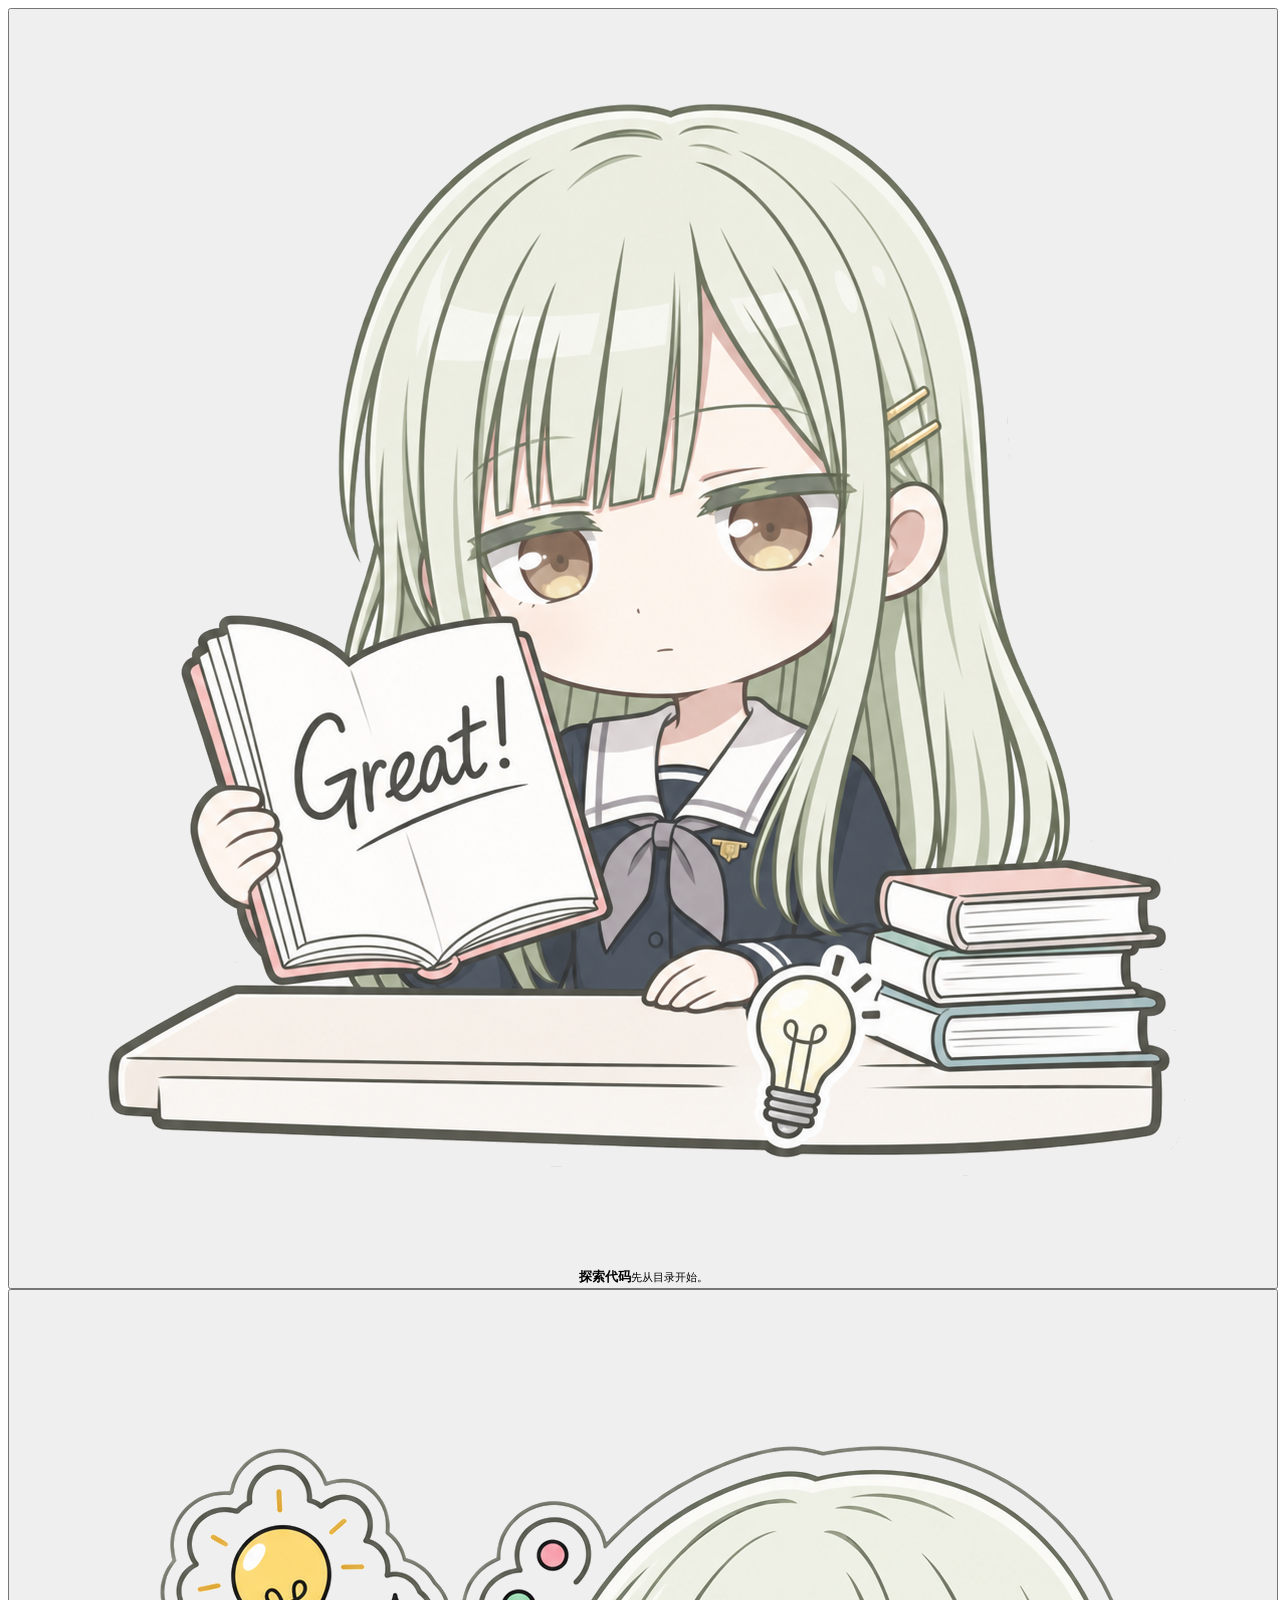
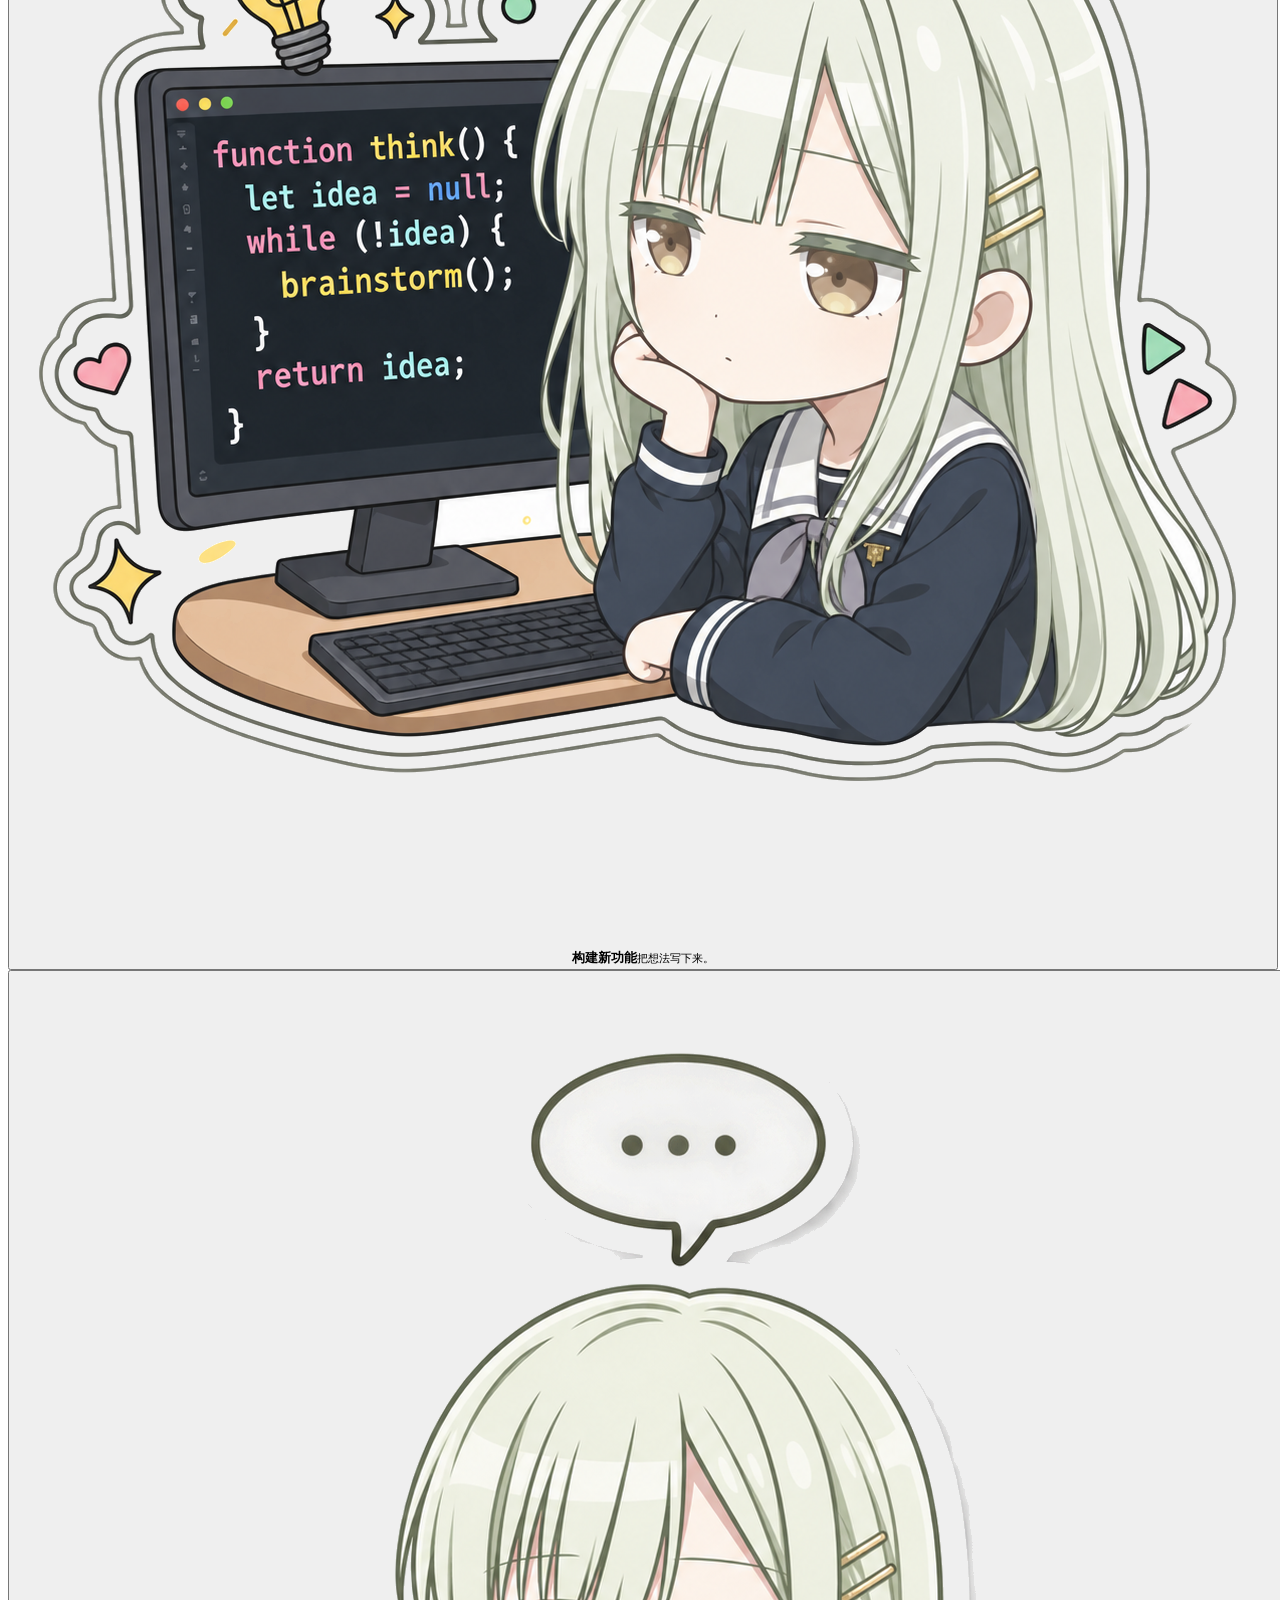
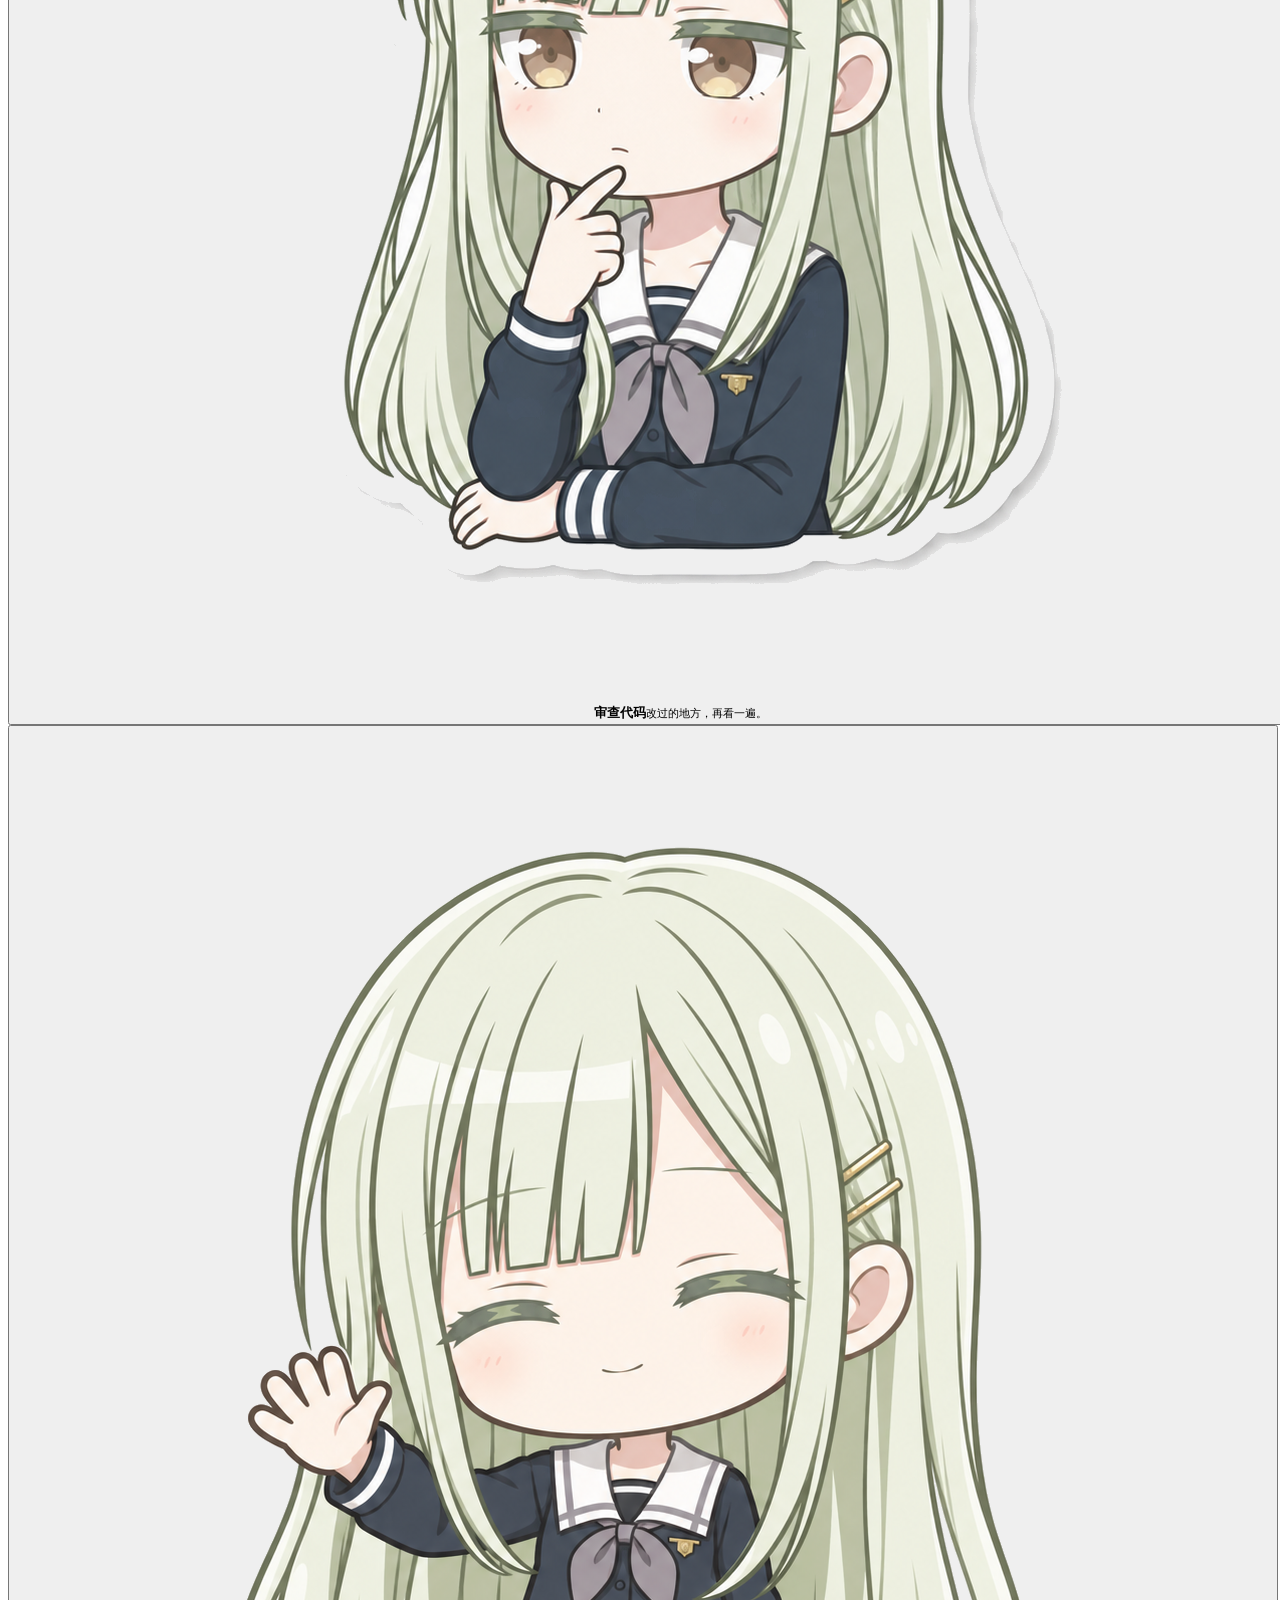
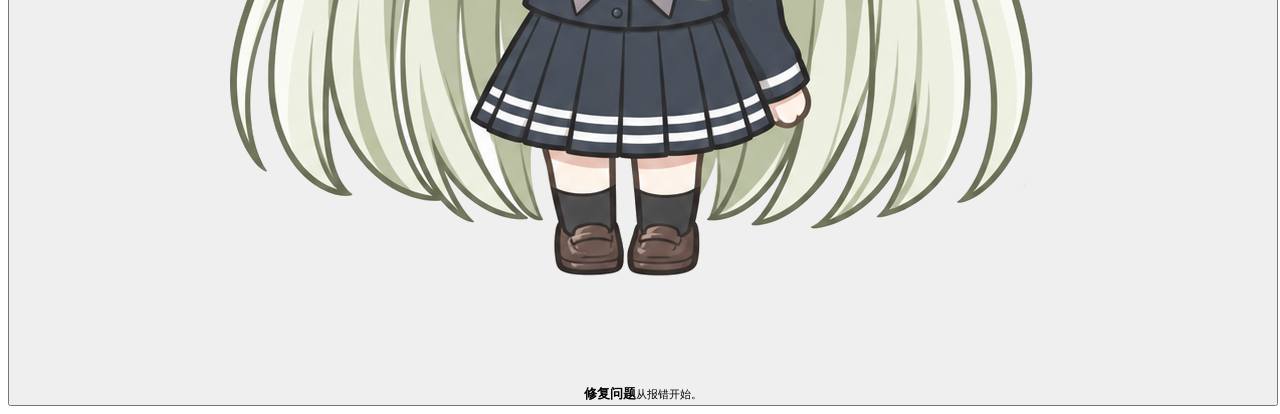
<file: preview-v6/index.html>
<!doctype html>
<html lang="zh-CN"><meta charset="utf-8"><title>小睦皮肤构建素材登记</title>
<!-- Build input only: original icon paths and card text retained byte-for-byte. -->
<svg xmlns="http://www.w3.org/2000/svg" style="display:none"><defs>
<symbol id="i-new-chat" viewBox="0 0 24 24"><path d="M5 3h10l4 4v14H5Z"/><path d="M15 3v5h4" fill="var(--pink, #cf8f9b)" stroke="var(--pink-ink, #94616e)"/><path d="M8 12h4"/><path d="M15 14v6m-3-3h6" class="icon-accent"/></symbol>
<symbol id="i-folder" viewBox="0 0 24 24"><path d="M3 12V5h6l3 3h9v4"/><path d="M3 12h19l-3 8H3Z"/><path d="M6 5h3" class="icon-accent"/></symbol>
<symbol id="i-code" viewBox="0 0 24 24"><path d="M12 6C8 3 4 3 2 4v15c4-1 7 0 10 2 3-2 6-3 10-2V4c-3-1-6-1-10 2Zm0 0v15M7 9l-2 3 2 3m10-6 2 3-2 3"/></symbol>
<symbol id="i-file-diff" viewBox="0 0 24 24"><path d="M5 3h9l5 5v13H5Z"/><path d="M14 3v5h5M8 12h5m-2.5-2.5v5m-2.5 3h5"/></symbol>
<symbol id="i-settings" viewBox="0 0 24 24"><path d="M7 3v3m0 6v9m10-18v9m0 6v3"/><circle cx="7" cy="9" r="3" fill="var(--paper-raised, #fffef9)" class="icon-accent"/><circle cx="17" cy="15" r="3" fill="var(--paper-raised, #fffef9)"/><circle cx="17" cy="15" r=".9" fill="var(--pink-ink, #94616e)" stroke="none"/></symbol>
<symbol id="i-appearance" viewBox="0 0 24 24"><rect x="3" y="3" width="18" height="18" rx="2"/><path d="M10 3v18M3 10h18"/><circle cx="15.5" cy="6.5" r="1.4" fill="var(--gold, #a08b54)" stroke="none"/></symbol>
<symbol id="i-terminal" viewBox="0 0 24 24"><rect x="2" y="3" width="20" height="18" rx="2"/><path d="M2 8h20m-15 4 3 3-3 3m6 0h4"/><path d="M5 5.5h3" class="icon-accent"/><path d="M11 5.5h3" class="icon-pink"/></symbol>
<symbol id="i-editor" viewBox="0 0 24 24"><rect x="2" y="3" width="20" height="18" rx="2"/><path d="M2 8h20m-13 4-3 3 3 3m6-6 3 3-3 3"/><path d="M5 5.5h3" class="icon-accent"/></symbol>
<symbol id="i-shield" viewBox="0 0 24 24"><path d="m12 2 9 4v6c0 5-5 9-9 11-4-2-9-6-9-11V6l9-4Z"/><path d="m7 12 3 3 7-7"/></symbol>
<symbol id="i-sidebar" viewBox="0 0 24 24"><rect x="3" y="4" width="18" height="16" rx="3"/><path d="M9 4v16m-3-9v2"/></symbol>
<symbol id="i-leaf" viewBox="0 0 24 24"><path d="M20 3C9 2 3 6 4 13s12 8 16-10Z"/><path d="M3 22 16 8M8 17l-1-6m5 2 5-1"/></symbol>
</defs></svg>
<main>
<button id="native-preset-0" data-prompt="探索并理解当前项目的代码结构、关键模块与运行流程。" aria-label="探索并理解代码"><span class="suggestion-portrait" aria-hidden="true"><img src="assets/q-reading.png" alt="" decoding="async"></span><span class="suggestion-copy"><strong>探索代码</strong><small>先从目录开始。</small></span></button>
<button id="native-preset-1" data-prompt="为当前项目构建一个新功能，并说明实现和验证方式。" aria-label="构建新功能"><span class="suggestion-portrait" aria-hidden="true"><img src="assets/q-work.png" alt="" decoding="async"></span><span class="suggestion-copy"><strong>构建新功能</strong><small>把想法写下来。</small></span></button>
<button id="native-preset-2" data-prompt="审查当前代码改动，指出具体问题与可验证的修改建议。" aria-label="审查代码"><span class="suggestion-portrait" aria-hidden="true"><img src="assets/q-think.png" alt="" decoding="async"></span><span class="suggestion-copy"><strong>审查代码</strong><small>改过的地方，再看一遍。</small></span></button>
<button id="native-preset-3" data-prompt="定位并修复当前项目中的问题，说明根因并验证结果。" aria-label="修复问题"><span class="suggestion-portrait" aria-hidden="true"><img src="assets/q-idle.png" alt="" decoding="async"></span><span class="suggestion-copy"><strong>修复问题</strong><small>从报错开始。</small></span></button>
</main></html>
</file>
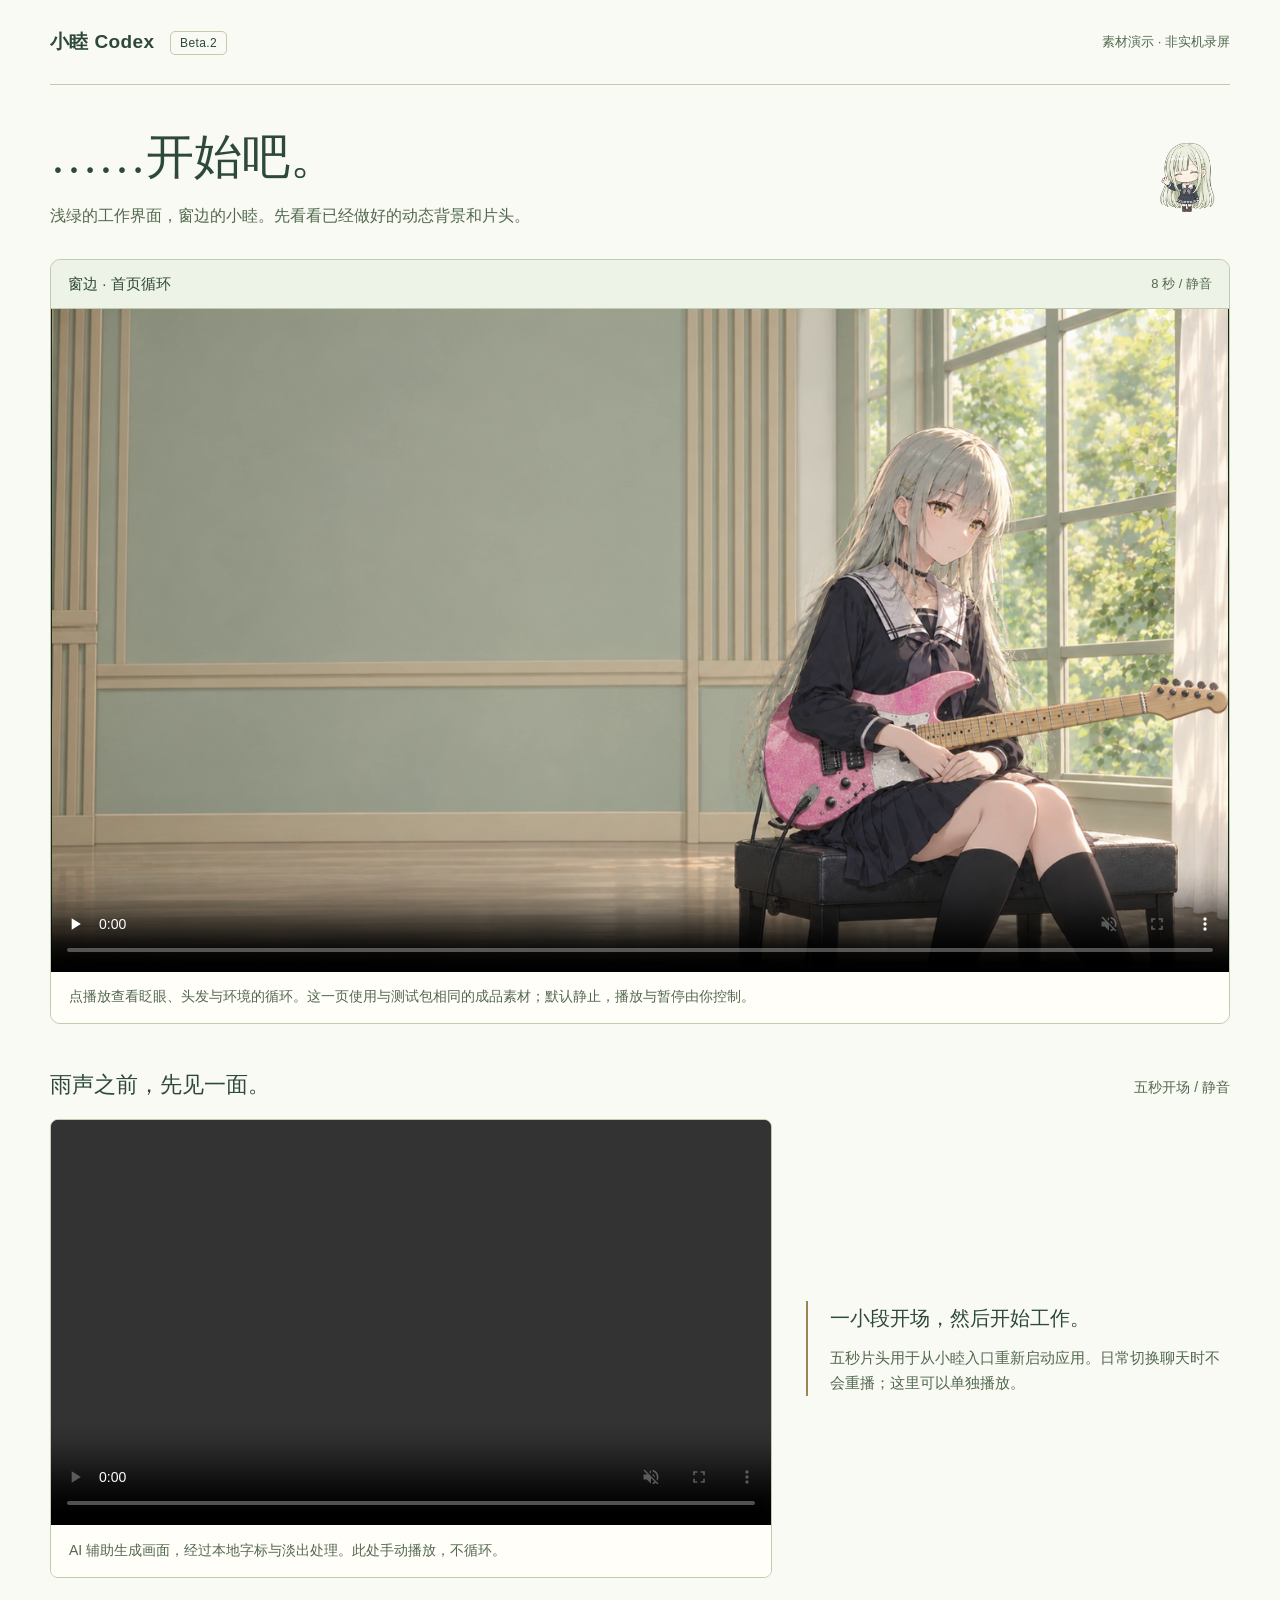
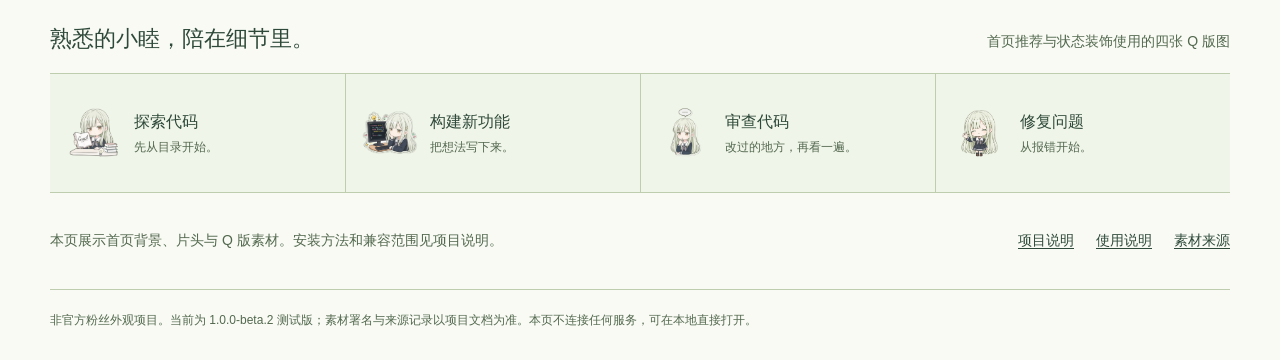
<file: docs/demo/index.html>
<!doctype html>
<html lang="zh-CN">
<head>
  <meta charset="utf-8">
  <meta name="viewport" content="width=device-width, initial-scale=1">
  <meta http-equiv="Content-Security-Policy" content="default-src 'none'; img-src 'self' file:; media-src 'self' file:; style-src 'unsafe-inline'; base-uri 'none'; form-action 'none'">
  <meta name="description" content="小睦 Codex 皮肤 Beta.2 的首页循环、五秒片头和 Q 版素材展示草稿。">
  <title>小睦 Codex · 素材演示</title>
  <style>
    :root { color-scheme: light; --paper: #f8faf3; --ink: #2e4939; --muted: #53684f; --line: #bdcdae; --leaf: #e8efdf; --white: #fffef9; --gold: #9b8550; }
    * { box-sizing: border-box; }
    html { background: var(--paper); color: var(--ink); }
    body { margin: 0; font: 16px/1.7 "Microsoft YaHei UI", "Microsoft YaHei", sans-serif; }
    a { color: inherit; text-underline-offset: .24em; text-decoration-thickness: 1px; }
    a:hover { color: #325b29; }
    a:focus-visible, video:focus-visible { outline: 3px solid #4f773c; outline-offset: 5px; }
    .skip { position: absolute; top: 8px; left: 16px; padding: 8px 16px; background: var(--white); transform: translateY(-160%); z-index: 2; }
    .skip:focus { transform: none; }
    .page { width: min(1180px, calc(100% - 64px)); margin: auto; }
    header { display: flex; align-items: center; justify-content: space-between; gap: 20px; padding: 26px 0; border-bottom: 1px solid var(--line); }
    .brand { font-size: 19px; font-weight: 600; letter-spacing: .02em; }
    .version { display: inline-block; margin-left: 10px; padding: 1px 9px; border: 1px solid var(--line); border-radius: 5px; font-size: 12px; font-weight: 500; vertical-align: middle; }
    .notice { margin: 0; color: var(--muted); font-size: 13px; }
    .intro { display: grid; grid-template-columns: 1fr auto; align-items: center; gap: 24px; padding: 40px 0 30px; }
    h1 { margin: 0 0 12px; font-family: "Yu Mincho", "Microsoft YaHei UI", serif; font-size: clamp(30px, 4vw, 48px); line-height: 1.35; font-weight: 500; }
    .intro p { margin: 0; max-width: 38em; color: var(--muted); }
    .intro img { width: 84px; height: 98px; object-fit: contain; }
    .window { margin: 0; border: 1px solid var(--line); border-radius: 10px; overflow: hidden; background: var(--leaf); }
    .window-bar { display: flex; justify-content: space-between; align-items: center; gap: 16px; padding: 11px 17px; background: #edf3e6; border-bottom: 1px solid var(--line); }
    .window-bar strong { font-size: 15px; font-weight: 500; }
    .window-bar span { color: var(--muted); font-size: 13px; }
    video { display: block; width: 100%; aspect-ratio: 16/9; object-fit: contain; background: #18251c; accent-color: #587d45; }
    figcaption { padding: 14px 18px; font-size: 14px; color: var(--muted); background: var(--white); }
    .section { padding-top: 44px; }
    .section-heading { display: flex; justify-content: space-between; align-items: baseline; flex-wrap: wrap; gap: 8px 24px; margin-bottom: 18px; }
    h2 { margin: 0; font-size: 22px; font-weight: 500; line-height: 1.5; }
    .section-heading p { margin: 0; color: var(--muted); font-size: 14px; }
    .opening { display: grid; grid-template-columns: minmax(0, 1.7fr) minmax(230px, 1fr); align-items: center; gap: 34px; }
    .opening figure { margin: 0; min-width: 0; border: 1px solid var(--line); border-radius: 8px; overflow: hidden; }
    .opening-copy { padding-left: 22px; border-left: 2px solid var(--gold); }
    .opening-copy h3 { margin: 0 0 10px; font-size: 20px; font-weight: 500; }
    .opening-copy p { margin: 0; color: var(--muted); font-size: 15px; }
    .characters { display: grid; grid-template-columns: repeat(4, minmax(0, 1fr)); border-block: 1px solid var(--line); background: #f0f5e9; }
    .character { display: flex; align-items: center; gap: 12px; padding: 24px 16px; min-width: 0; }
    .character + .character { border-left: 1px solid var(--line); }
    .character img { width: 56px; height: 70px; object-fit: contain; flex: 0 0 56px; }
    .character h3 { margin: 0 0 3px; font-size: 16px; font-weight: 500; }
    .character p { margin: 0; color: var(--muted); font-size: 12px; line-height: 1.65; }
    .about { display: flex; justify-content: space-between; align-items: start; gap: 28px; margin: 36px 0; }
    .about p { margin: 0; max-width: 48em; color: var(--muted); font-size: 14px; }
    nav { display: flex; flex-wrap: wrap; gap: 10px 22px; flex: 0 0 auto; font-size: 14px; }
    footer { padding: 20px 0 30px; border-top: 1px solid var(--line); color: var(--muted); font-size: 12px; }
    footer p { margin: 0; max-width: 72em; }
    @media (max-width: 900px) {
      .characters { grid-template-columns: repeat(2, minmax(0, 1fr)); }
      .character:nth-child(3) { border-left: 0; }
      .character:nth-child(n+3) { border-top: 1px solid var(--line); }
      .opening { grid-template-columns: minmax(0, 1fr); gap: 20px; }
      .about { flex-direction: column; gap: 18px; }
    }
    @media (max-width: 540px) {
      .page { width: calc(100% - 32px); }
      header { align-items: start; flex-direction: column; gap: 5px; padding: 18px 0; }
      .intro { padding: 28px 0 22px; gap: 10px; }
      .intro img { width: 60px; height: 80px; }
      .intro p { font-size: 14px; }
      .section { padding-top: 30px; }
      .window-bar { padding: 9px 12px; }
      .window-bar span { font-size: 12px; }
      figcaption { padding: 12px; font-size: 13px; }
      .character { padding: 16px 10px; gap: 7px; }
      .character img { width: 42px; height: 58px; flex-basis: 42px; }
      .character h3 { font-size: 14px; }
      .character p { font-size: 12px; }
      .opening-copy { padding-left: 15px; }
    }
    @media (prefers-reduced-motion: reduce) { *, *::before, *::after { scroll-behavior: auto !important; } }
  </style>
</head>
<body>
  <a class="skip" href="#main">跳到演示内容</a>
  <div class="page">
    <header>
      <div class="brand">小睦 Codex <span class="version">Beta.2</span></div>
      <p class="notice">素材演示 · 非实机录屏</p>
    </header>
    <main id="main">
      <div class="intro">
        <div>
          <h1>……开始吧。</h1>
          <p>浅绿的工作界面，窗边的小睦。先看看已经做好的动态背景和片头。</p>
        </div>
        <img src="../../preview-v6/assets/q-idle.png" alt="Q 版小睦" width="84" height="98">
      </div>
      <figure class="window">
        <div class="window-bar"><strong>窗边 · 首页循环</strong><span>8 秒 / 静音</span></div>
        <video controls muted playsinline loop preload="none" poster="../../preview-v6/assets/hair-rig-v31/full-background/pilot-003/frame-000.png" aria-label="小睦窗边八秒循环背景" aria-describedby="background-caption">
          <source src="../../preview-v6/assets/hair-rig-v31/full-background/pilot-003/window-loop.mp4" type="video/mp4">
          当前浏览器不能播放此视频。可<a href="../../preview-v6/assets/hair-rig-v31/full-background/pilot-003/window-loop.mp4">打开背景视频文件</a>查看。
        </video>
        <figcaption id="background-caption">点播放查看眨眼、头发与环境的循环。这一页使用与测试包相同的成品素材；默认静止，播放与暂停由你控制。</figcaption>
      </figure>
      <section class="section" aria-labelledby="opening-title">
        <div class="section-heading"><h2 id="opening-title">雨声之前，先见一面。</h2><p>五秒开场 / 静音</p></div>
        <div class="opening">
          <figure>
            <video controls muted playsinline preload="metadata" aria-label="小睦五秒雨景开场" aria-describedby="opening-caption">
              <source src="../../preview-v6/pv-v1/opening-rain-final-v1/renders/review-v1/xiaomu-codex-rain-opening-5s-1080p.mp4" type="video/mp4">
              当前浏览器不能播放此视频。可<a href="../../preview-v6/pv-v1/opening-rain-final-v1/renders/review-v1/xiaomu-codex-rain-opening-5s-1080p.mp4">打开片头视频文件</a>查看。
            </video>
            <figcaption id="opening-caption">AI 辅助生成画面，经过本地字标与淡出处理。此处手动播放，不循环。</figcaption>
          </figure>
          <div class="opening-copy">
            <h3>一小段开场，然后开始工作。</h3>
            <p>五秒片头用于从小睦入口重新启动应用。日常切换聊天时不会重播；这里可以单独播放。</p>
          </div>
        </div>
      </section>
      <section class="section" aria-labelledby="characters-title">
        <div class="section-heading"><h2 id="characters-title">熟悉的小睦，陪在细节里。</h2><p>首页推荐与状态装饰使用的四张 Q 版图</p></div>
        <div class="characters">
          <article class="character"><img src="../../preview-v6/assets/q-reading.png" alt="读书的小睦" width="56" height="70" loading="lazy"><div><h3>探索代码</h3><p>先从目录开始。</p></div></article>
          <article class="character"><img src="../../preview-v6/assets/q-work.png" alt="工作中的小睦" width="56" height="70" loading="lazy"><div><h3>构建新功能</h3><p>把想法写下来。</p></div></article>
          <article class="character"><img src="../../preview-v6/assets/q-think.png" alt="思考中的小睦" width="56" height="70" loading="lazy"><div><h3>审查代码</h3><p>改过的地方，再看一遍。</p></div></article>
          <article class="character"><img src="../../preview-v6/assets/q-idle.png" alt="安静的小睦" width="56" height="70" loading="lazy"><div><h3>修复问题</h3><p>从报错开始。</p></div></article>
        </div>
      </section>
      <div class="about">
        <p>本页展示首页背景、片头与 Q 版素材。安装方法和兼容范围见项目说明。</p>
        <nav aria-label="项目资料"><a href="../../README.md">项目说明</a><a href="../../integration-v1/release-v1/USAGE.md">使用说明</a><a href="../../integration-v1/release-v1/ASSET-SOURCES.md">素材来源</a></nav>
      </div>
    </main>
    <footer><p>非官方粉丝外观项目。当前为 1.0.0-beta.2 测试版；素材署名与来源记录以项目文档为准。本页不连接任何服务，可在本地直接打开。</p></footer>
  </div>
</body>
</html>
</file>
